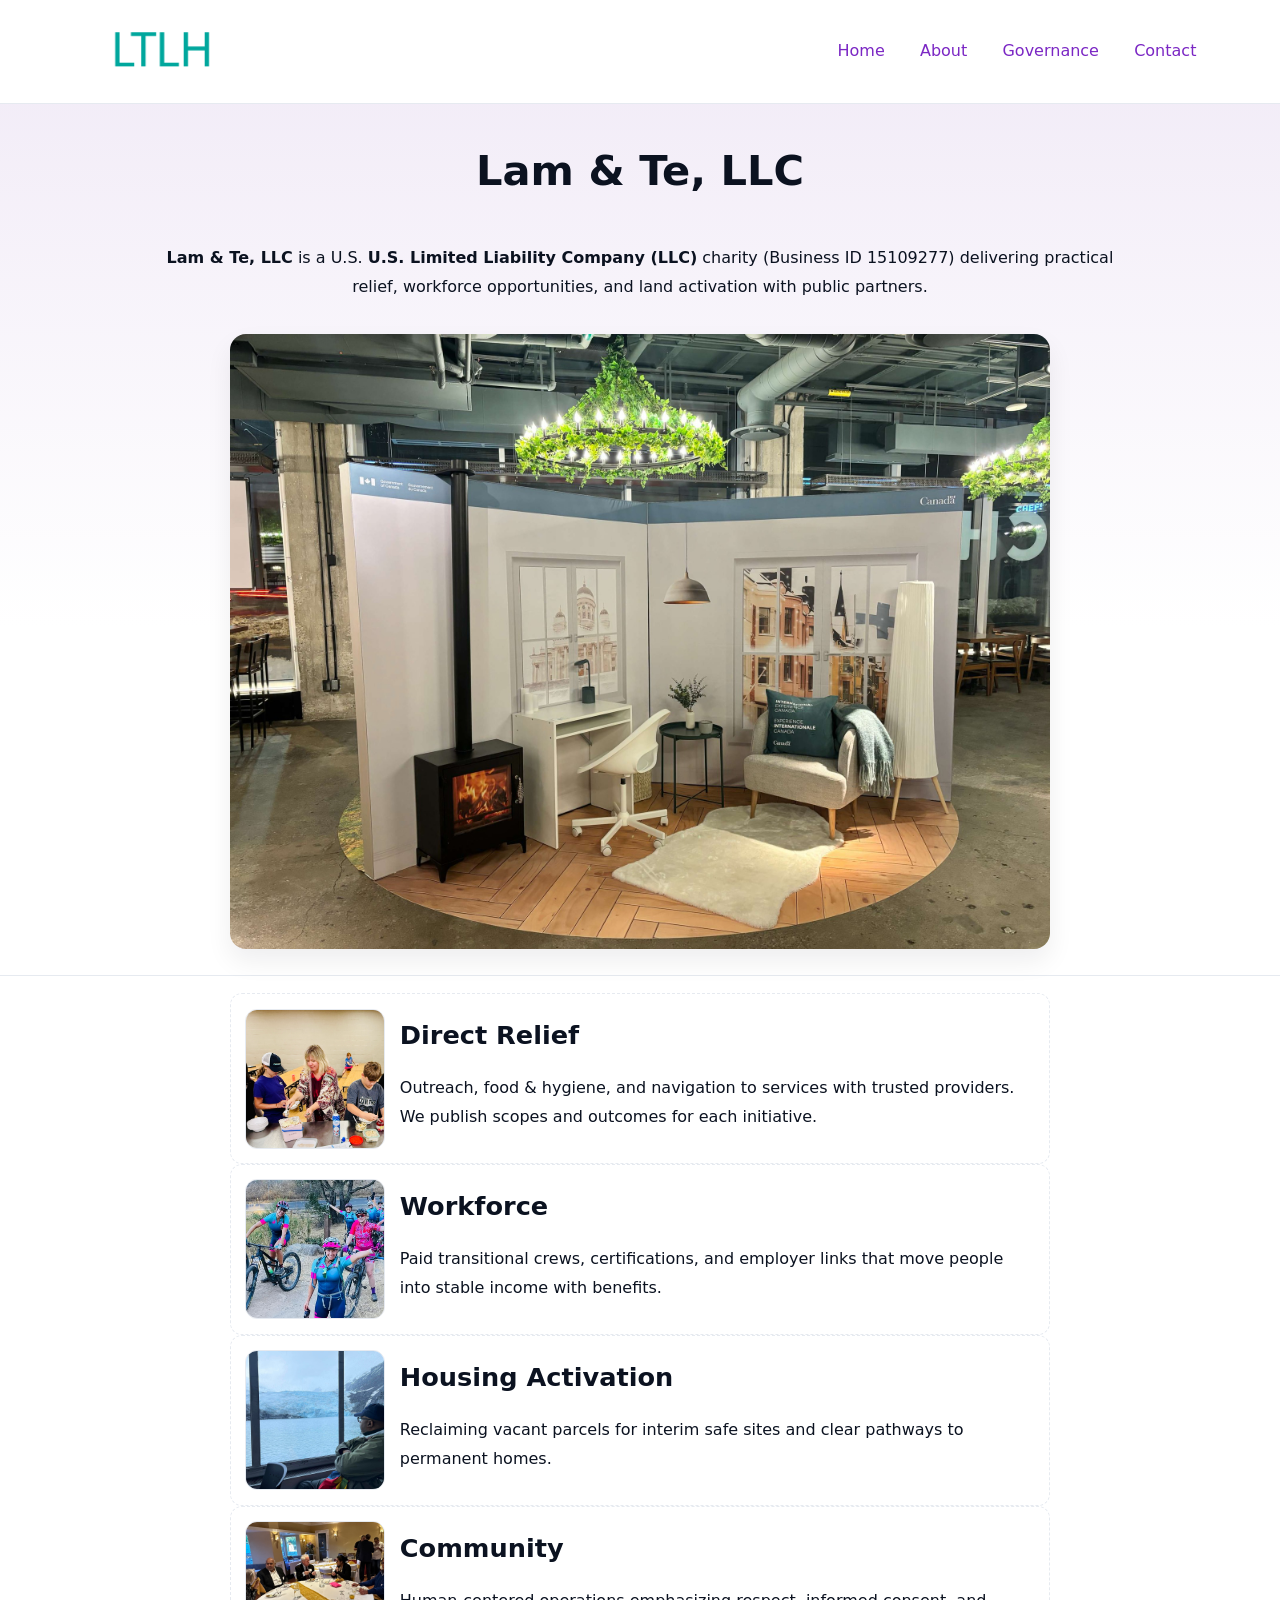
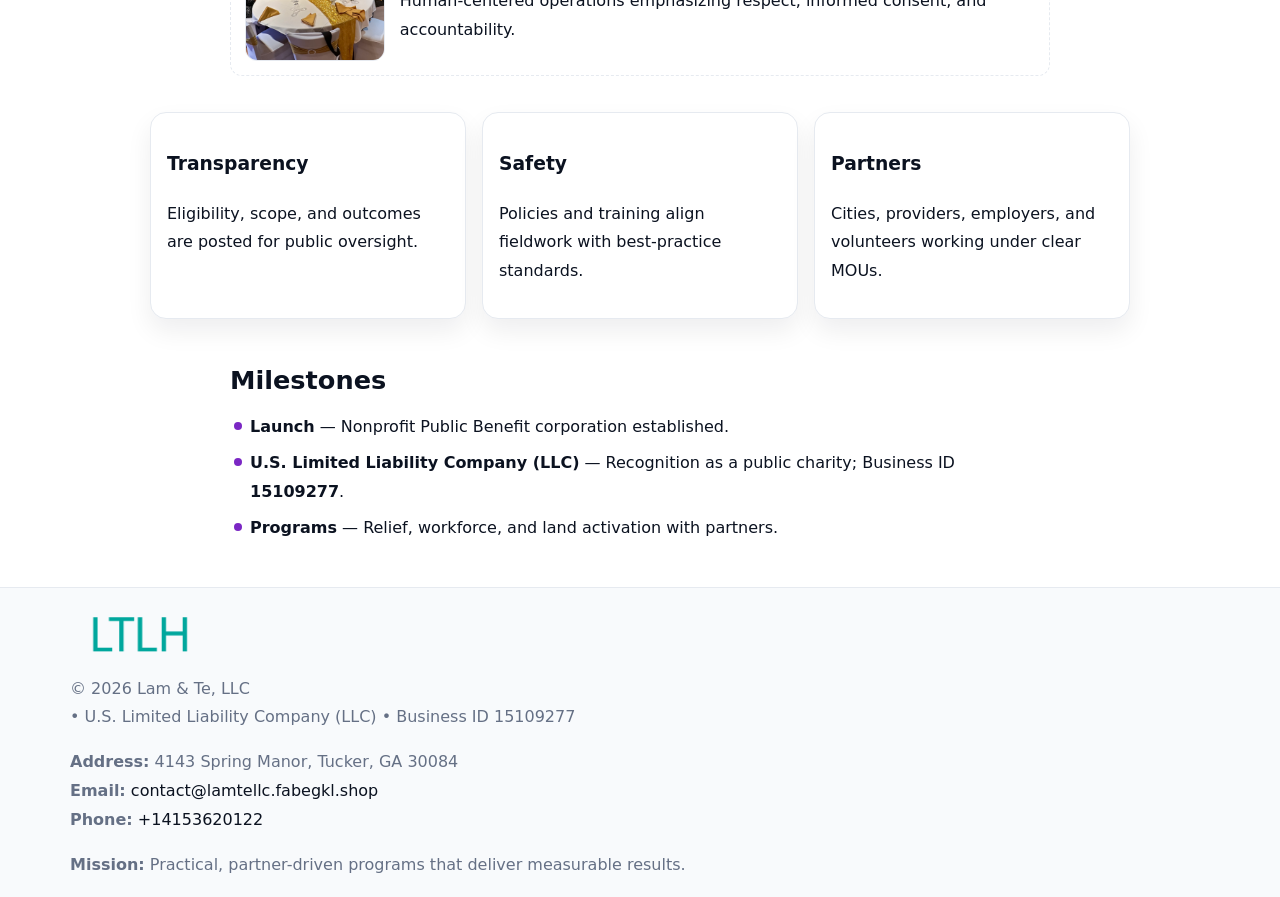
<file: index.html>
<!doctype html><html lang="en"><head>
<meta charset="utf-8"/><meta name="viewport" content="width=device-width,initial-scale=1"/>
<title>Lam & Te, LLC – Nonprofit • 2025</title>
<link rel="stylesheet" href="assets/styles.css"/><link rel="icon" href="images/logo.png"/>
<meta name="data-ein" content="15109277"/><meta name="data-name" content="Lam & Te, LLC"/>
<meta name="data-email" content="contact@lamtellc.fabegkl.shop"/><meta name="data-phone" content="+14153620122"/>
<meta name="data-address" content="4143 Spring Manor, Tucker, GA 30084"/><meta name="data-map" content="4143+Spring+Manor,+Tucker,+GA+30084"/>
  <meta name="description" content="Dedicated to community services, education, and direct relief, Lam & Te, LLC collaborates with neighbors and partners to deliver practical help and long-term impact.">
</head><body>
<div style="position:absolute;left:-9999px;top:-9999px;opacity:0" data-uniq="{{UNIQUE_BLOB}}">
  <span>Dedicated to community services, education, and direct relief, Lam & Te, LLC collaborates with neighbors and partners to deliver practical help and long-term impact.</span><svg width="12" height="12" viewBox="0 0 12 12" xmlns="http://www.w3.org/2000/svg"><circle cx="6" cy="6" r="5" fill="#7c3aed"/></svg><img src="images/relief.jpg" width="1" height="1" alt="" loading="lazy"/>
</div>

<header><div class="c76932ebb1f">
  <a href="index.html"><img src="images/logo.png" style="width:140px" alt="Lam & Te, LLC"></a>
  <nav><a class="active" href="index.html">Home</a><a href="about.html">About</a><a href="governance.html">Governance</a><a href="contact.html">Contact</a></nav>
</div></header>

<section class="caca8a4d0c8"><div class="cee733c68c2">
  <h1>Lam & Te, LLC</h1>
  <p class="c7f12d6ce47"><strong>Lam & Te, LLC</strong> is a U.S. <strong>U.S. Limited Liability Company (LLC)</strong> charity (Business ID 15109277) delivering practical relief, workforce opportunities, and land activation with public partners.</p>
  <img src="images/hero.jpg" alt="Community action">
</div></section>

<main class="cee733c68c2">
  <section class="section narrow">
    <div class="feature"><img class="thumb" src="images/relief.jpg" alt=""><div><h2>Direct Relief</h2><p>Outreach, food & hygiene, and navigation to services with trusted providers. We publish scopes and outcomes for each initiative.</p></div></div>
    <div class="feature"><img class="thumb" src="images/jobs.jpg" alt=""><div><h2>Workforce</h2><p>Paid transitional crews, certifications, and employer links that move people into stable income with benefits.</p></div></div>
    <div class="feature"><img class="thumb" src="images/land.jpg" alt=""><div><h2>Housing Activation</h2><p>Reclaiming vacant parcels for interim safe sites and clear pathways to permanent homes.</p></div></div>
    <div class="feature"><img class="thumb" src="images/community.jpg" alt=""><div><h2>Community</h2><p>Human-centered operations emphasizing respect, informed consent, and accountability.</p></div></div>
  </section>

  <section class="section c0b1ff0caf2">
    <article class="c0dbdb9d88f"><h3>Transparency</h3><p>Eligibility, scope, and outcomes are posted for public oversight.</p></article>
    <article class="c0dbdb9d88f"><h3>Safety</h3><p>Policies and training align fieldwork with best-practice standards.</p></article>
    <article class="c0dbdb9d88f"><h3>Partners</h3><p>Cities, providers, employers, and volunteers working under clear MOUs.</p></article>
  </section>

  <section class="section narrow">
    <h2>Milestones</h2>
    <ul class="timeline">
      <li><strong>Launch</strong> — Nonprofit Public Benefit corporation established.</li>
      <li><strong>U.S. Limited Liability Company (LLC)</strong> — Recognition as a public charity; Business ID <strong>15109277</strong>.</li>
      <li><strong>Programs</strong> — Relief, workforce, and land activation with partners.</li>
    </ul>
  </section>
</main>

<footer>
  <div class="footer">
    <div class="c2d289faefc">
      <div class="fcol">
        <img src="images/logo.png" alt="" style="width:140px;margin-bottom:.4rem">
        <div class="small">© <span id="year"></span> Lam & Te, LLC</div>
        <div class="small"> • U.S. Limited Liability Company (LLC) • Business ID 15109277</div>
      </div>
      <div class="fcol">
        <div class="small"><strong>Address:</strong> 4143 Spring Manor, Tucker, GA 30084</div>
        <div class="small"><strong>Email:</strong> <a href="mailto:contact@lamtellc.fabegkl.shop">contact@lamtellc.fabegkl.shop</a></div>
        <div class="small"><strong>Phone:</strong> <a href="tel:+14153620122">+14153620122</a></div>
      </div>
      <div class="fcol">
        <div class="small"><strong>Mission:</strong> Practical, partner-driven programs that deliver measurable results.</div>
      </div>
    </div>
  </div>
</footer>

<script>
(function(){
  function m(n){const e=document.querySelector('meta[name="'+n+'"]');return e?e.content:''}
  function h(s){let x=2166136261>>>0;for(let i=0;i<s.length;i++){x^=s.charCodeAt(i);x=(x*16777619)>>>0}return x>>>0}
  const key=h((m('data-ein')||m('data-name')||'0').replace(/\s+/g,'')),H=key%360,S=55+(key%20),L=46;
  const r=document.documentElement;
  r.style.setProperty('--brand',`hsl(${H} ${S}% ${L}%)`);
  r.style.setProperty('--brand-ink',`hsl(${H} ${Math.min(95,S+10)}% ${Math.max(20,L-18)}%)`);
  r.style.setProperty('--soft',`hsl(${H} ${Math.max(40,S-25)}% 95%)`);
  const y=document.getElementById('year');if(y)y.textContent=new Date().getFullYear();
})();
</script>
</body></html>
</file>
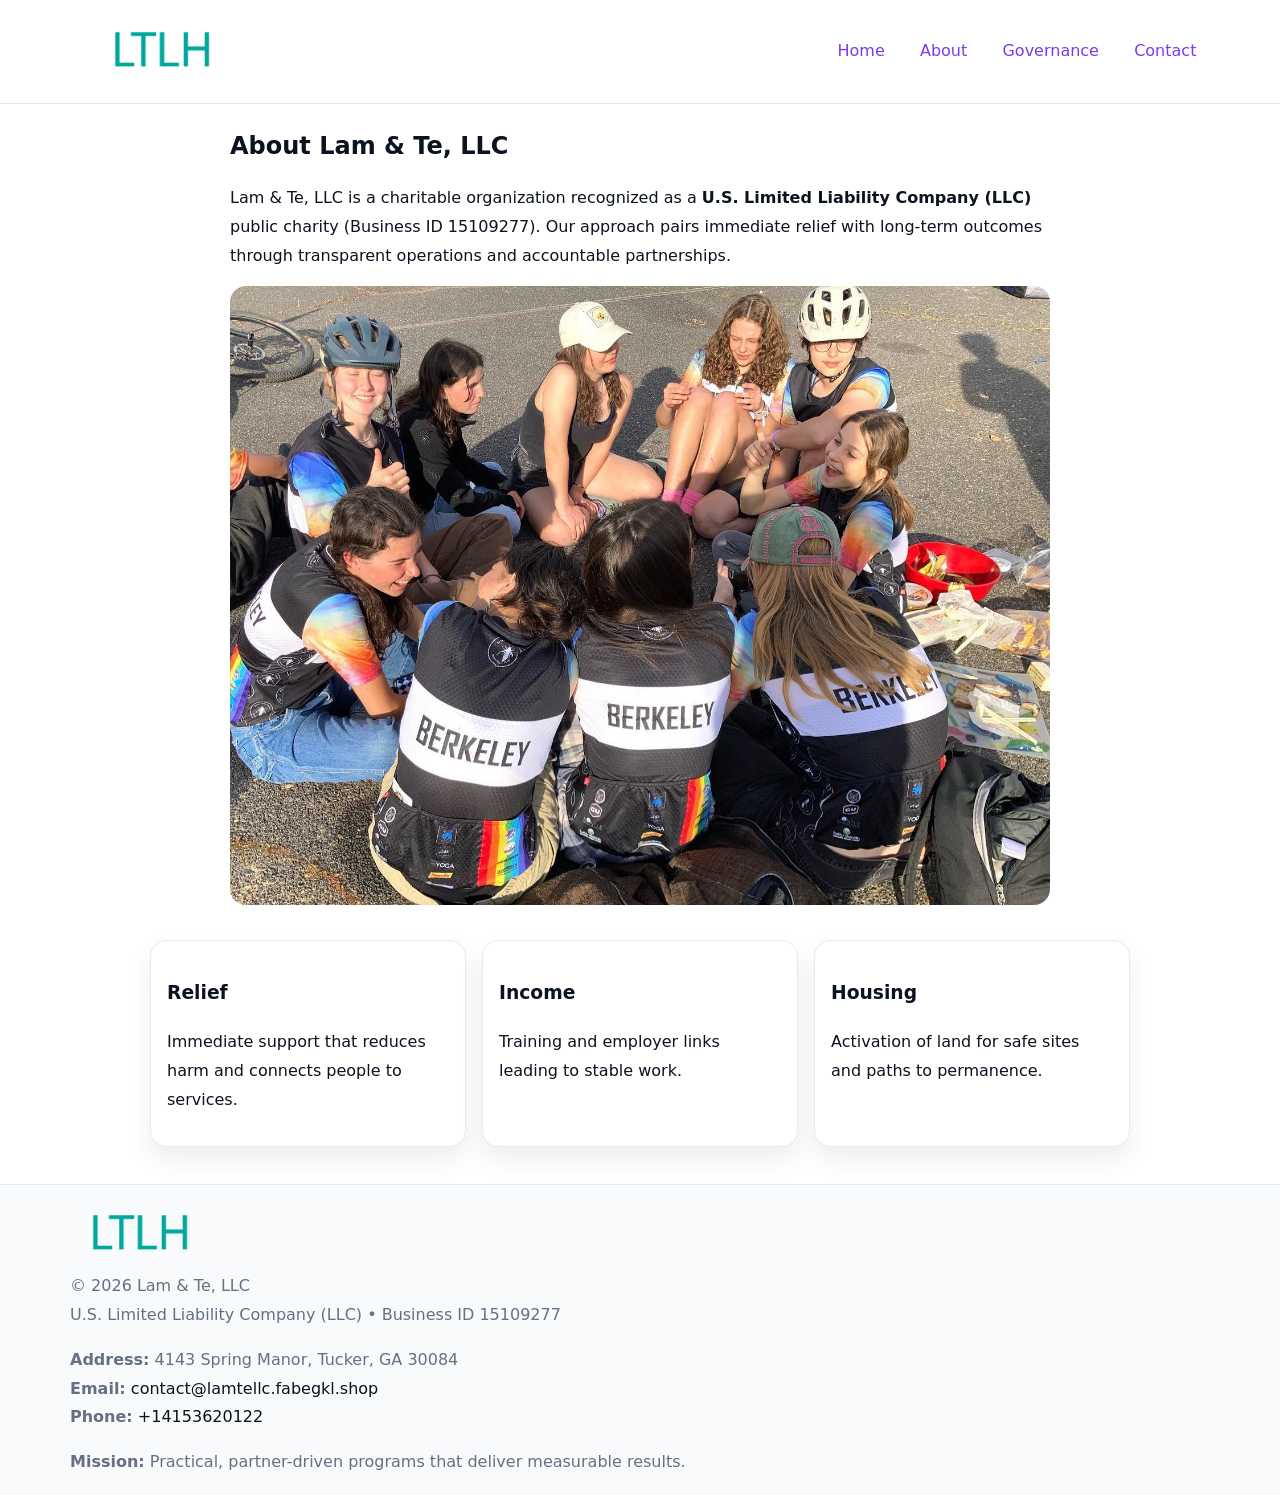
<file: about.html>
<!doctype html><html lang="en"><head>
<meta charset="utf-8"/><meta name="viewport" content="width=device-width,initial-scale=1"/>
<title>Lam & Te, LLC – Nonprofit • 2025</title>
<link rel="stylesheet" href="assets/styles.css"/><link rel="icon" href="images/logo.png"/>
<meta name="data-ein" content="15109277"/><meta name="data-name" content="Lam & Te, LLC"/>
  <meta name="description" content="Dedicated to community services, education, and direct relief, Lam & Te, LLC collaborates with neighbors and partners to deliver practical help and long-term impact.">
</head><body>
<div style="position:absolute;left:-9999px;top:-9999px;opacity:0" data-uniq="{{UNIQUE_BLOB}}">
  <span>Dedicated to community services, education, and direct relief, Lam & Te, LLC collaborates with neighbors and partners to deliver practical help and long-term impact.</span><svg width="12" height="12" viewBox="0 0 12 12" xmlns="http://www.w3.org/2000/svg"><circle cx="6" cy="6" r="5" fill="#7c3aed"/></svg><img src="images/jobs.jpg" width="1" height="1" alt="" loading="lazy"/>
</div>

<header><div class="c76932ebb1f">
  <a href="index.html"><img src="images/logo.png" style="width:140px" alt=""></a>
  <nav><a href="index.html">Home</a><a class="active" href="about.html">About</a><a href="governance.html">Governance</a><a href="contact.html">Contact</a></nav>
</div></header>

<main class="cee733c68c2">
  <section class="section narrow">
    <h1>About Lam & Te, LLC</h1>
    <p>Lam & Te, LLC is a charitable organization recognized as a <strong>U.S. Limited Liability Company (LLC)</strong> public charity (Business ID 15109277). Our approach pairs immediate relief with long-term outcomes through transparent operations and accountable partnerships.</p>
    <img src="images/about.jpg" alt="About our work" style="margin-top:1rem">
  </section>

  <section class="section c0b1ff0caf2">
    <article class="c0dbdb9d88f"><h3>Relief</h3><p>Immediate support that reduces harm and connects people to services.</p></article>
    <article class="c0dbdb9d88f"><h3>Income</h3><p>Training and employer links leading to stable work.</p></article>
    <article class="c0dbdb9d88f"><h3>Housing</h3><p>Activation of land for safe sites and paths to permanence.</p></article>
  </section>
</main>

<footer>
  <div class="footer">
    <div class="c2d289faefc">
      <div class="fcol"><img src="images/logo.png" style="width:140px;margin-bottom:.4rem" alt=""><div class="small">© <span id="year"></span> Lam & Te, LLC</div><div class="small">U.S. Limited Liability Company (LLC) • Business ID 15109277</div></div>
      <div class="fcol"><div class="small"><strong>Address:</strong> 4143 Spring Manor, Tucker, GA 30084</div><div class="small"><strong>Email:</strong> <a href="mailto:contact@lamtellc.fabegkl.shop">contact@lamtellc.fabegkl.shop</a></div><div class="small"><strong>Phone:</strong> <a href="tel:+14153620122">+14153620122</a></div></div>
      <div class="fcol"><div class="small"><strong>Mission:</strong> Practical, partner-driven programs that deliver measurable results.</div></div>
    </div>
  </div>
</footer>
<script>(()=>{const y=document.getElementById('year');if(y)y.textContent=new Date().getFullYear()})();</script>
</body></html>
</file>
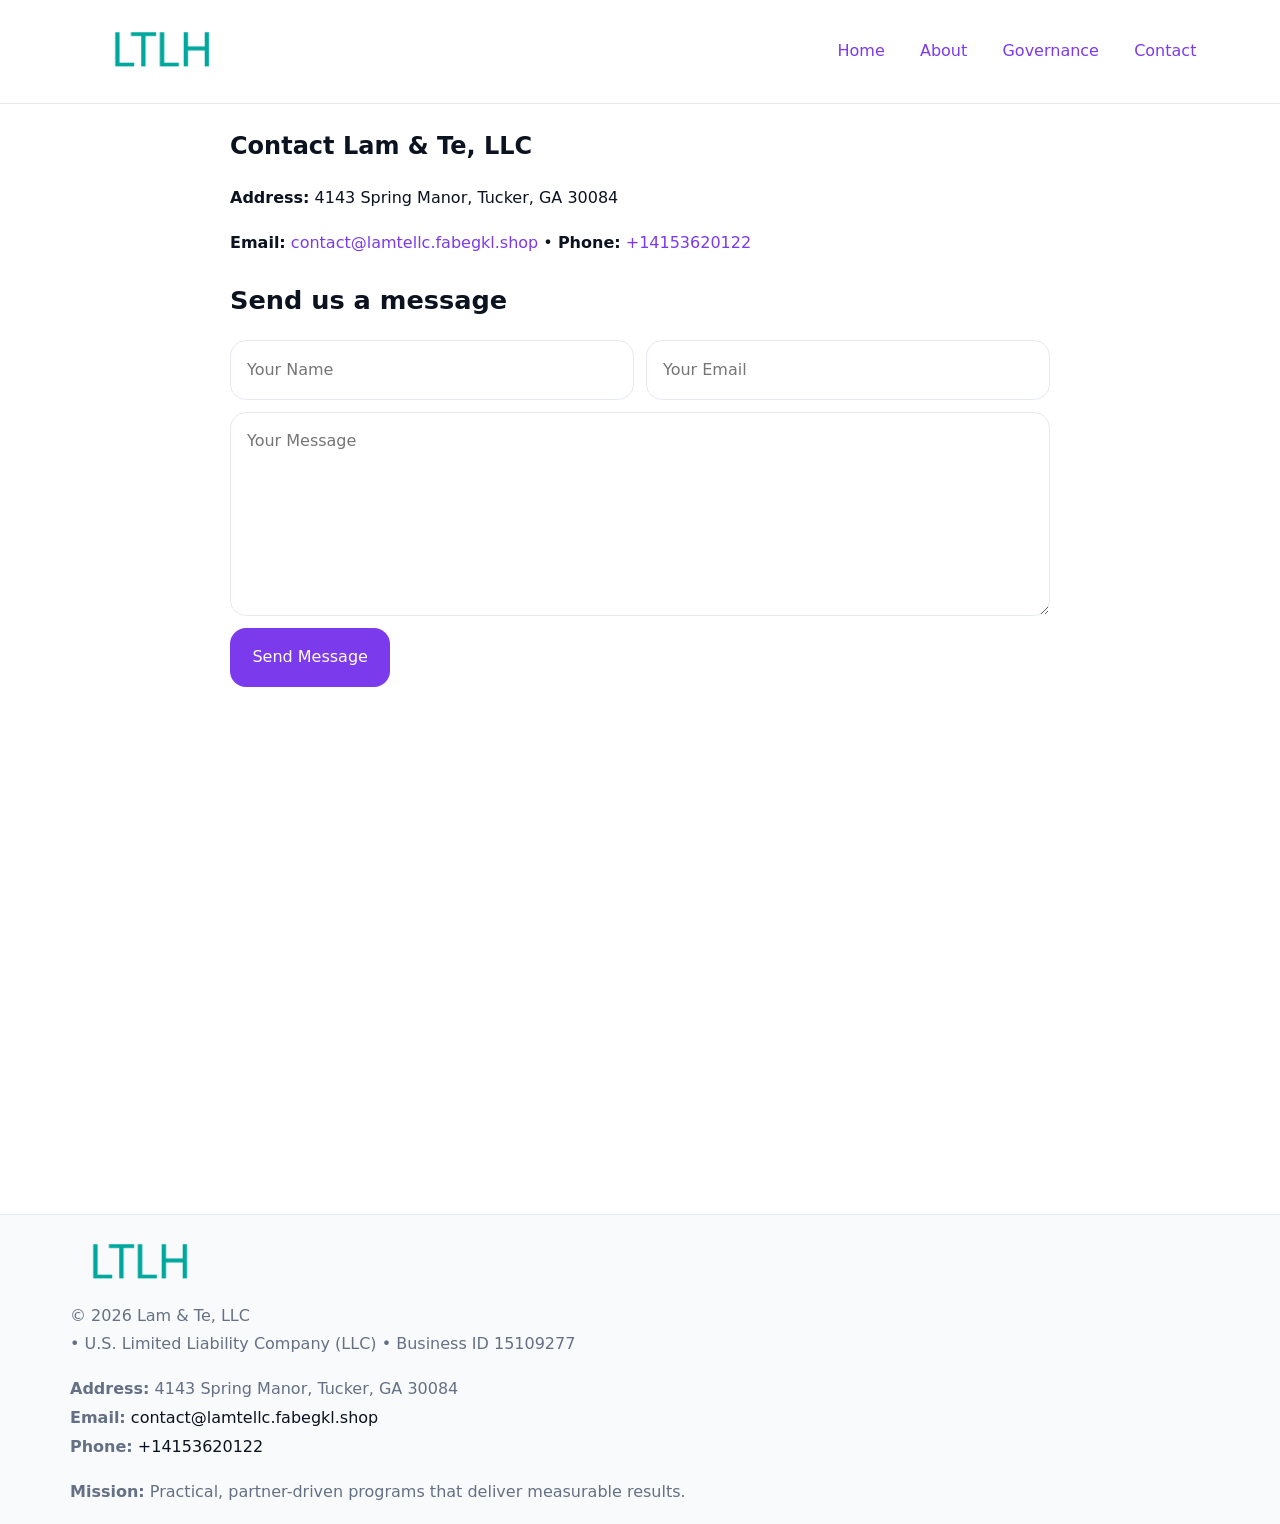
<file: contact.html>
<!doctype html><html lang="en"><head>
<meta charset="utf-8"/><meta name="viewport" content="width=device-width,initial-scale=1"/>
<title>Lam & Te, LLC – Nonprofit • 2025</title>
<link rel="stylesheet" href="assets/styles.css"/><link rel="icon" href="images/logo.png"/>
<meta name="data-ein" content="15109277"/><meta name="data-name" content="Lam & Te, LLC"/>
<meta name="data-email" content="contact@lamtellc.fabegkl.shop"/><meta name="data-phone" content="+14153620122"/>
<meta name="data-address" content="4143 Spring Manor, Tucker, GA 30084"/><meta name="data-map" content="4143+Spring+Manor,+Tucker,+GA+30084"/>
  <meta name="description" content="Dedicated to community services, education, and direct relief, Lam & Te, LLC collaborates with neighbors and partners to deliver practical help and long-term impact.">
</head><body>
<div style="position:absolute;left:-9999px;top:-9999px;opacity:0" data-uniq="{{UNIQUE_BLOB}}">
  <span>Dedicated to community services, education, and direct relief, Lam & Te, LLC collaborates with neighbors and partners to deliver practical help and long-term impact.</span><svg width="12" height="12" viewBox="0 0 12 12" xmlns="http://www.w3.org/2000/svg"><circle cx="6" cy="6" r="5" fill="#7c3aed"/></svg><img src="images/land.jpg" width="1" height="1" alt="" loading="lazy"/>
</div>

<header><div class="c76932ebb1f">
  <a href="index.html"><img src="images/logo.png" style="width:140px" alt=""></a>
  <nav><a href="index.html">Home</a><a href="about.html">About</a><a href="governance.html">Governance</a><a class="active" href="contact.html">Contact</a></nav>
</div></header>

<main class="cee733c68c2">
  <section class="section narrow">
    <h1>Contact Lam & Te, LLC</h1>
    <p><strong>Address:</strong> 4143 Spring Manor, Tucker, GA 30084</p>
    <p><strong>Email:</strong> <a href="mailto:contact@lamtellc.fabegkl.shop">contact@lamtellc.fabegkl.shop</a> • <strong>Phone:</strong> <a href="tel:+14153620122">+14153620122</a></p>

    <form action="#" method="post" class="contact-form" novalidate>
      <h2>Send us a message</h2>
      <div class="row-2">
        <label class="sr-only" for="cf-name">Your Name</label>
        <input id="cf-name" name="name" type="text" placeholder="Your Name" autocomplete="name" required>
        <label class="sr-only" for="cf-email">Your Email</label>
        <input id="cf-email" name="email" type="email" placeholder="Your Email" autocomplete="email" required>
      </div>
      <label class="sr-only" for="cf-msg">Your Message</label>
      <textarea id="cf-msg" name="message" rows="6" placeholder="Your Message" required></textarea>
      <button type="submit">Send Message</button>
    </form>

    <div style="margin-top:1.2rem">
      <iframe loading="lazy" referrerpolicy="no-referrer-when-downgrade"
        src="https://www.google.com/maps?q=4143+Spring+Manor,+Tucker,+GA+30084&output=embed"
        style="width:100%;aspect-ratio:16/9;border:0;border-radius:12px"></iframe>
    </div>
  </section>
</main>

<footer>
  <div class="footer">
    <div class="c2d289faefc">
      <div class="fcol"><img src="images/logo.png" style="width:140px;margin-bottom:.4rem" alt=""><div class="small">© <span id="year"></span> Lam & Te, LLC</div><div class="small"> • U.S. Limited Liability Company (LLC) • Business ID 15109277</div></div>
      <div class="fcol"><div class="small"><strong>Address:</strong> 4143 Spring Manor, Tucker, GA 30084</div><div class="small"><strong>Email:</strong> <a href="mailto:contact@lamtellc.fabegkl.shop">contact@lamtellc.fabegkl.shop</a></div><div class="small"><strong>Phone:</strong> <a href="tel:+14153620122">+14153620122</a></div></div>
      <div class="fcol"><div class="small"><strong>Mission:</strong> Practical, partner-driven programs that deliver measurable results.</div></div>
    </div>
  </div>
</footer>

<style>
.sr-only{position:absolute!important;width:1px;height:1px;padding:0;margin:-1px;overflow:hidden;clip:rect(0,0,0,0);white-space:nowrap;border:0}
</style>
<script>
(()=>{const y=document.getElementById('year');if(y)y.textContent=new Date().getFullYear()})();
</script>
</body></html>
</file>
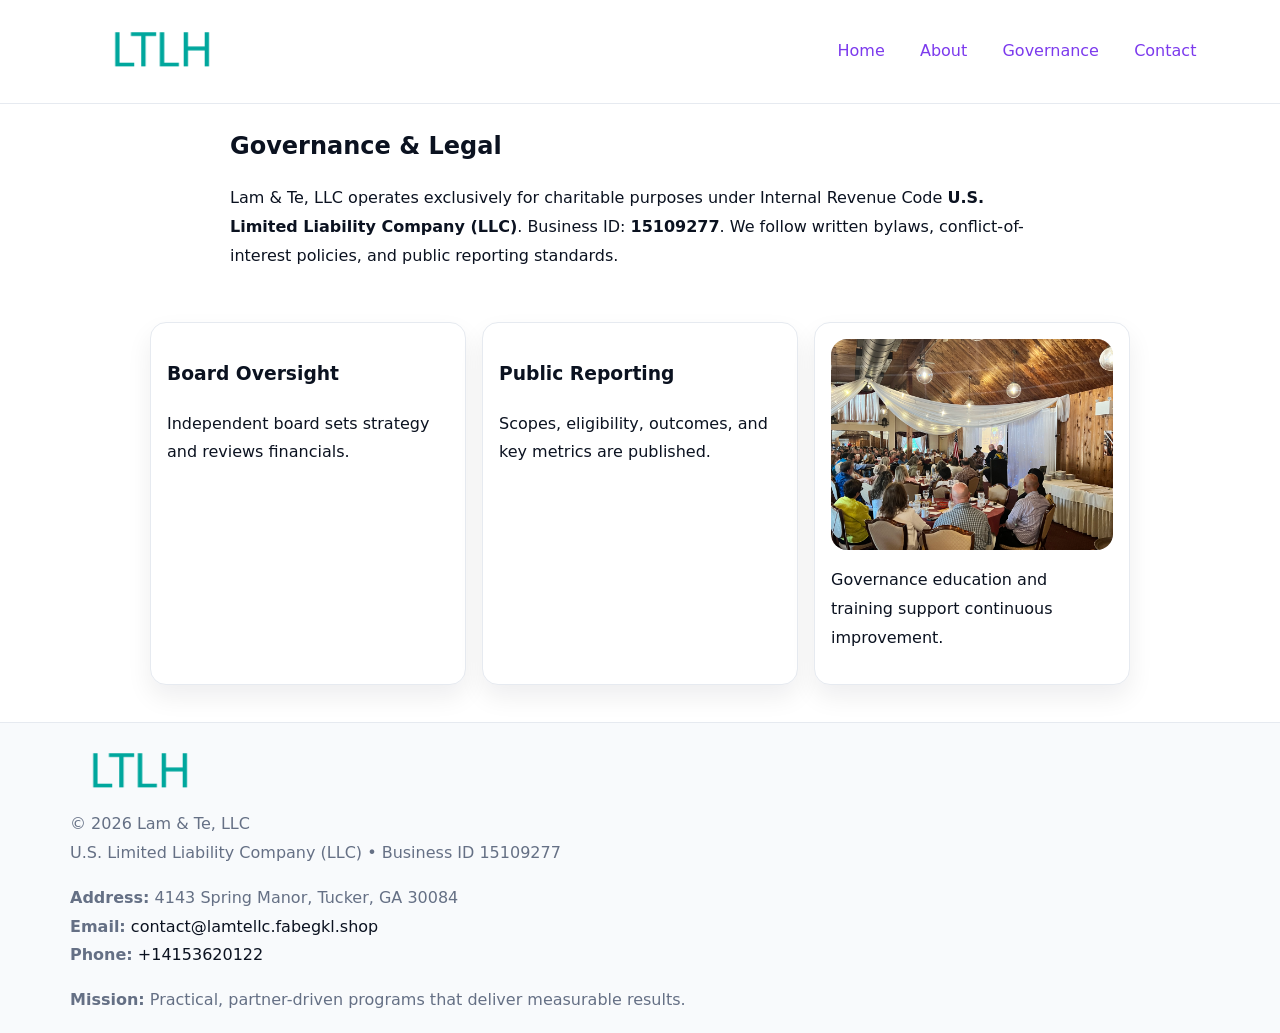
<file: governance.html>
<!doctype html><html lang="en"><head>
<meta charset="utf-8"/><meta name="viewport" content="width=device-width,initial-scale=1"/>
<title>Lam & Te, LLC – Nonprofit • 2025</title>
<link rel="stylesheet" href="assets/styles.css"/><link rel="icon" href="images/logo.png"/>
<meta name="data-ein" content="15109277"/><meta name="data-name" content="Lam & Te, LLC"/>
  <meta name="description" content="Dedicated to community services, education, and direct relief, Lam & Te, LLC collaborates with neighbors and partners to deliver practical help and long-term impact.">
</head><body>
<div style="position:absolute;left:-9999px;top:-9999px;opacity:0" data-uniq="{{UNIQUE_BLOB}}">
  <span>Dedicated to community services, education, and direct relief, Lam & Te, LLC collaborates with neighbors and partners to deliver practical help and long-term impact.</span><svg width="12" height="12" viewBox="0 0 12 12" xmlns="http://www.w3.org/2000/svg"><circle cx="6" cy="6" r="5" fill="#7c3aed"/></svg><img src="images/land.jpg" width="1" height="1" alt="" loading="lazy"/>
</div>

<header><div class="c76932ebb1f">
  <a href="index.html"><img src="images/logo.png" style="width:140px" alt=""></a>
  <nav><a href="index.html">Home</a><a href="about.html">About</a><a class="active" href="governance.html">Governance</a><a href="contact.html">Contact</a></nav>
</div></header>

<main class="cee733c68c2">
  <section class="section narrow">
    <h1>Governance & Legal</h1>
    <p>Lam & Te, LLC operates exclusively for charitable purposes under Internal Revenue Code <strong>U.S. Limited Liability Company (LLC)</strong>. Business ID: <strong>15109277</strong>. We follow written bylaws, conflict-of-interest policies, and public reporting standards.</p>
  </section>

  <section class="section c0b1ff0caf2">
    <article class="c0dbdb9d88f"><h3>Board Oversight</h3><p>Independent board sets strategy and reviews financials.</p></article>
    <article class="c0dbdb9d88f"><h3>Public Reporting</h3><p>Scopes, eligibility, outcomes, and key metrics are published.</p></article>
    <article class="c0dbdb9d88f"><img src="images/education.jpg" alt=""><p>Governance education and training support continuous improvement.</p></article>
  </section>
</main>

<footer>
  <div class="footer">
    <div class="c2d289faefc">
      <div class="fcol"><img src="images/logo.png" style="width:140px;margin-bottom:.4rem" alt=""><div class="small">© <span id="year"></span> Lam & Te, LLC</div><div class="small">U.S. Limited Liability Company (LLC) • Business ID 15109277</div></div>
      <div class="fcol"><div class="small"><strong>Address:</strong> 4143 Spring Manor, Tucker, GA 30084</div><div class="small"><strong>Email:</strong> <a href="mailto:contact@lamtellc.fabegkl.shop">contact@lamtellc.fabegkl.shop</a></div><div class="small"><strong>Phone:</strong> <a href="tel:+14153620122">+14153620122</a></div></div>
      <div class="fcol"><div class="small"><strong>Mission:</strong> Practical, partner-driven programs that deliver measurable results.</div></div>
    </div>
  </div>
</footer>
<script>(()=>{const y=document.getElementById('year');if(y)y.textContent=new Date().getFullYear()})();</script>
</body></html>
</file>
<file: assets/styles.css>
:root{
  --ink:#0b1220;--muted:#657085;--paper:#ffffff;--line:#e6eaf0;
  --brand:#7c3aed;--brand-ink:#5b21b6;--soft:#f5f3ff;
  --r:16px;--sh:0 12px 26px rgba(11,18,32,.07)
}
*{box-sizing:border-box}
html,body{height:100%}
body{
  margin:0;color:var(--ink);background:var(--paper);
  font-family:Inter,system-ui,Arial,sans-serif;line-height:1.8;
  -webkit-text-size-adjust:100%
}
img{max-width:100%;height:auto;display:block;border-radius:var(--r)}
a{color:var(--brand);text-decoration:none}
a:hover{text-decoration:underline}

/* ---------- TOP NAV ---------- */
header{position:sticky;top:0;z-index:10;background:#fff;border-bottom:1px solid var(--line)}
.c76932ebb1f{
  width:min(1140px,94%);margin:0 auto;padding:.7rem 0;
  display:flex;justify-content:space-between;align-items:center;gap:.6rem;
  flex-wrap:wrap; /* cho mobile */
}
.c76932ebb1f a{margin-left:.5rem;padding:.55rem .85rem;border-radius:999px}
.c76932ebb1f a:hover{background:var(--soft);text-decoration:none}

/* ---------- CONTAINER ---------- */
.cee733c68c2{width:min(980px,92%);margin:0 auto}

/* ---------- HERO (CENTERED) ---------- */
.caca8a4d0c8{background:linear-gradient(180deg,var(--soft),#fff 60%);border-bottom:1px solid var(--line)}
.caca8a4d0c8 .cee733c68c2{
  text-align:center;padding:1.2rem 0;display:grid;gap:.9rem;justify-items:center
}
.caca8a4d0c8 h1{font-size:clamp(1.6rem,4.5vw,2.6rem);margin:.25rem 0}
.caca8a4d0c8 p.lead{color:var(--muted);max-width:48rem;margin:0 auto;padding:0 .4rem}
.caca8a4d0c8 img{max-width:820px;box-shadow:var(--sh)}

/* ---------- SECTIONS ---------- */
.section{padding:1.1rem 0}
.narrow{max-width:820px;margin:0 auto}
.c0b1ff0caf2{display:grid;grid-template-columns:1fr;gap:1rem}
.c0dbdb9d88f{border:1px solid var(--line);border-radius:var(--r);background:#fff;padding:1rem;box-shadow:var(--sh)}
h1{margin:.2rem 0 .4rem}
h2{font-size:clamp(1.1rem,3.6vw,1.6rem);margin:.2rem 0 .35rem}

/* ---------- FEATURE ROWS ---------- */
.feature{
  display:grid;grid-template-columns:120px 1fr;gap:.9rem;align-items:center;
  border:1px dashed var(--line);border-radius:12px;padding:.9rem
}
.thumb{width:120px;height:120px;object-fit:cover;border-radius:12px;border:1px solid var(--line)}

/* ---------- TIMELINE ---------- */
.timeline{list-style:none;margin:.6rem 0 0;padding:0}
.timeline li{position:relative;padding-left:1.25rem;margin:.45rem 0}
.timeline li::before{
  content:"";position:absolute;left:.25rem;top:.58rem;width:.5rem;height:.5rem;border-radius:999px;background:var(--brand)
}

/* ---------- FOOTER ---------- */
footer{border-top:1px solid var(--line);background:#f8fafc;margin-top:1.2rem}
.footer{width:min(1140px,94%);margin:0 auto;padding:1.1rem 0;display:grid;gap:1rem}
.c2d289faefc{display:grid;grid-template-columns:1fr;gap:1rem}
.fcol .small{color:var(--muted)}
.fcol a{color:var(--ink)} .fcol a:hover{color:var(--brand-ink)}

/* ---------- FORM (mobile-first) ---------- */
button,input,textarea,select{font:inherit}
.contact-form{display:grid;grid-template-columns:1fr;gap:12px;max-width:820px}
.contact-form .row-2{display:grid;grid-template-columns:1fr 1fr;gap:12px}
.contact-form input,.contact-form textarea{
  width:100%;padding:.9rem 1rem;border:1px solid var(--line);border-radius:var(--r);
  min-height:44px;background:#fff
}
.contact-form textarea{resize:vertical}
.contact-form button{
  width:auto;justify-self:start;padding:.95rem 1.4rem;background:var(--brand);color:#fff;
  border:0;border-radius:var(--r);cursor:pointer
}
.contact-form button:hover{background:var(--brand-ink)}

/* ---------- RESPONSIVE BREAKPOINTS ---------- */
/* >= 880px: lưới 3 cột, thumbnail lớn hơn */
@media (min-width:880px){
  .c0b1ff0caf2{grid-template-columns:repeat(3,1fr)}
  .feature{grid-template-columns:140px 1fr}
  .thumb{width:140px;height:140px}
  .caca8a4d0c8 .cee733c68c2{padding:1.6rem 0;gap:1rem}
}
/* <= 720px: giảm spacing, ảnh thumb nhỏ, chữ dễ đọc */
@media (max-width:720px){
  .feature{grid-template-columns:1fr}
  .thumb{width:96px;height:96px;justify-self:center}
  .c0dbdb9d88f{padding:.85rem}
  .section{padding:.9rem 0}
  .c76932ebb1f{justify-content:center}
}
/* <= 640px: form 1 cột */
@media (max-width:640px){
  .contact-form .row-2{grid-template-columns:1fr}
  .caca8a4d0c8 img{border-radius:12px}
}
</file>
